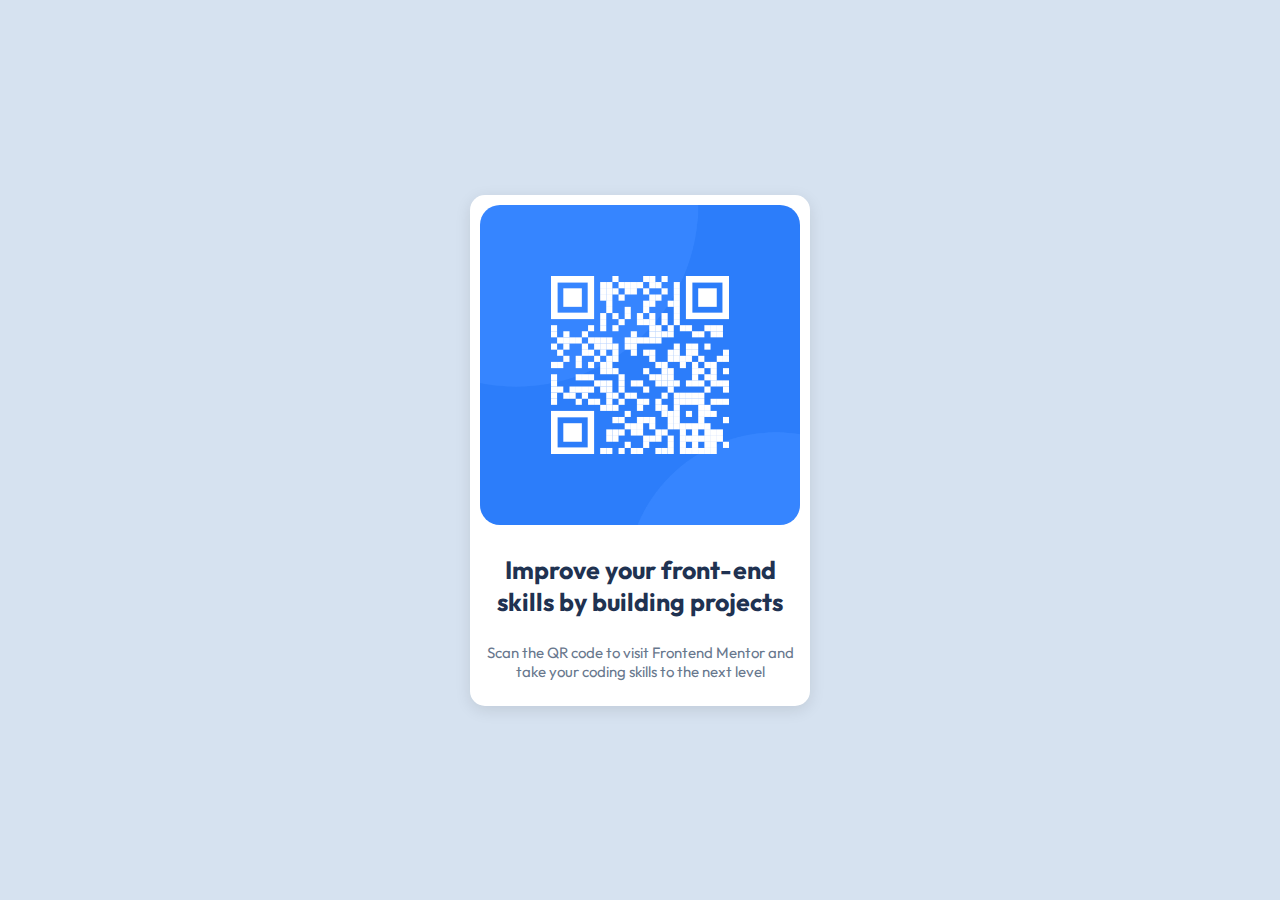
<file: qr-code-component-main/index.html>
<!DOCTYPE html>
<html lang="en">
<head>
  <meta charset="UTF-8">
  <meta name="viewport" content="width=device-width, initial-scale=1.0"> <!-- displays site properly based on user's device -->

  <link rel="icon" type="image/png" sizes="32x32" href="./images/favicon-32x32.png">
  <link rel="preconnect" href="https://fonts.googleapis.com">
  <link rel="preconnect" href="https://fonts.gstatic.com" crossorigin>
  <link href="https://fonts.googleapis.com/css2?family=Libre+Baskerville:ital,wght@0,400;0,700;1,400&family=Outfit:wght@100..900&display=swap" rel="stylesheet">

  <title>Frontend Mentor | QR code component</title>

  <style>
    body{
      font-family: "Outfit", sans-serif;
      font-size: 15px;
      text-align: center;
      background-color: hsl(212, 45%, 89%);
      display: flex;
      min-height: 100vh;
      margin: 0;
      justify-content: center;
      align-items: center;

    }
    .qr-info{
      width: 320px;
      background-color: hsl(0, 0%, 100%);
      border-radius: 15px;
      padding: 10px;
      box-shadow: 0 4px 16px rgba(0,0,0,0.10);
    }
    .qr-image{
      height: auto;
      width: 100%;
      border-radius: 20px;
    }
    .light{
      font-weight: 400;
      color: hsl(216, 15%, 48%);
    }
    .bold{
      font-size: 25px;
      font-weight: 700;
      color: hsl(218, 44%, 22%);
    }

  </style>
</head>
<body>
  <div class="qr-info">
    <img class="qr-image" src="./images/image-qr-code.png" alt="qr-code">
    <p class="bold"> Improve your front-end skills by building projects </p>
    <p class="light"> Scan the QR code to visit Frontend Mentor and take your coding skills to the next level </p>    
  </div>

</body>
</html>
</file>
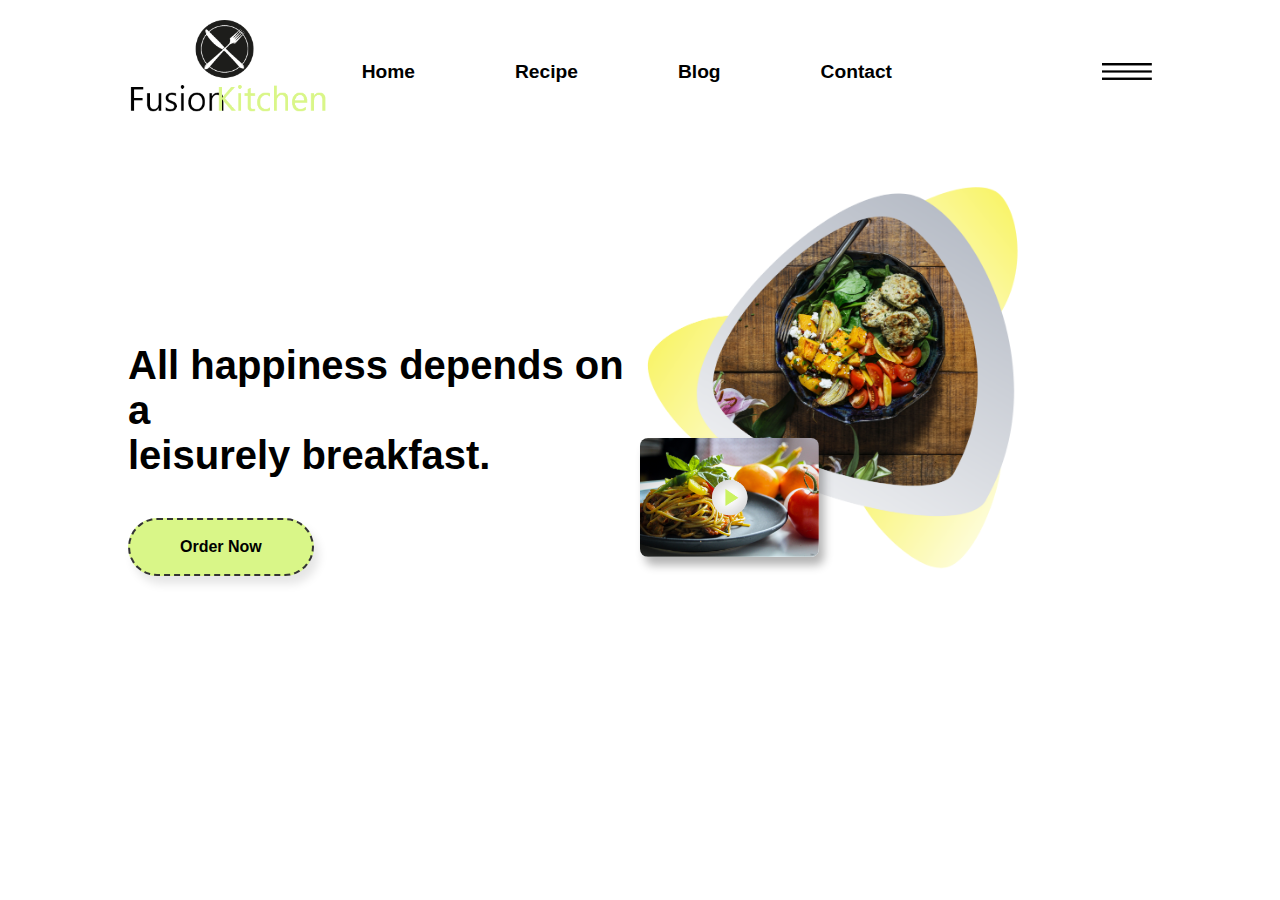
<file: Website Header Section with Animated Hover Effect/index.html>
<!DOCTYPE html>
<html lang="en">
<head>
    <meta charset="UTF-8">
    <meta name="viewport" content="width=device-width, initial-scale=1.0">
    <link rel="stylesheet" href="style.css">
    <title>Hover Effect</title>
</head>
<body>
    <header class="hero-section">
        <nav>
            <a href="index.html">
                <img src="./images/logo.png" alt="logo" class="logo">
            </a>
            <ul> <!--nav bar is actually a list-->
                <li><a href="#">Home</a></li>
                <li><a href="#">Recipe</a></li>
                <li><a href="#">Blog</a></li>
                <li><a href="#">Contact</a></li>
            </ul>
            <img src="./images/menu.png" alt="menu icon" class="menu-img">
        </nav>
    </header>

    <main>
        <div class="row">
            <div class="col">
                <h1>All happiness depends on a <br>leisurely breakfast.</h1>
                <a href="#">Order Now</a>

            </div>
            <div class="col">
                <img src="./images/pic1.png" alt="food photo" class="feature-img">
                <img src="./images/pic2.png" alt="thumbnail photo" class="thumbnail-img">
            </div>

        </div>
    </main>
</body>
</html>
</file>
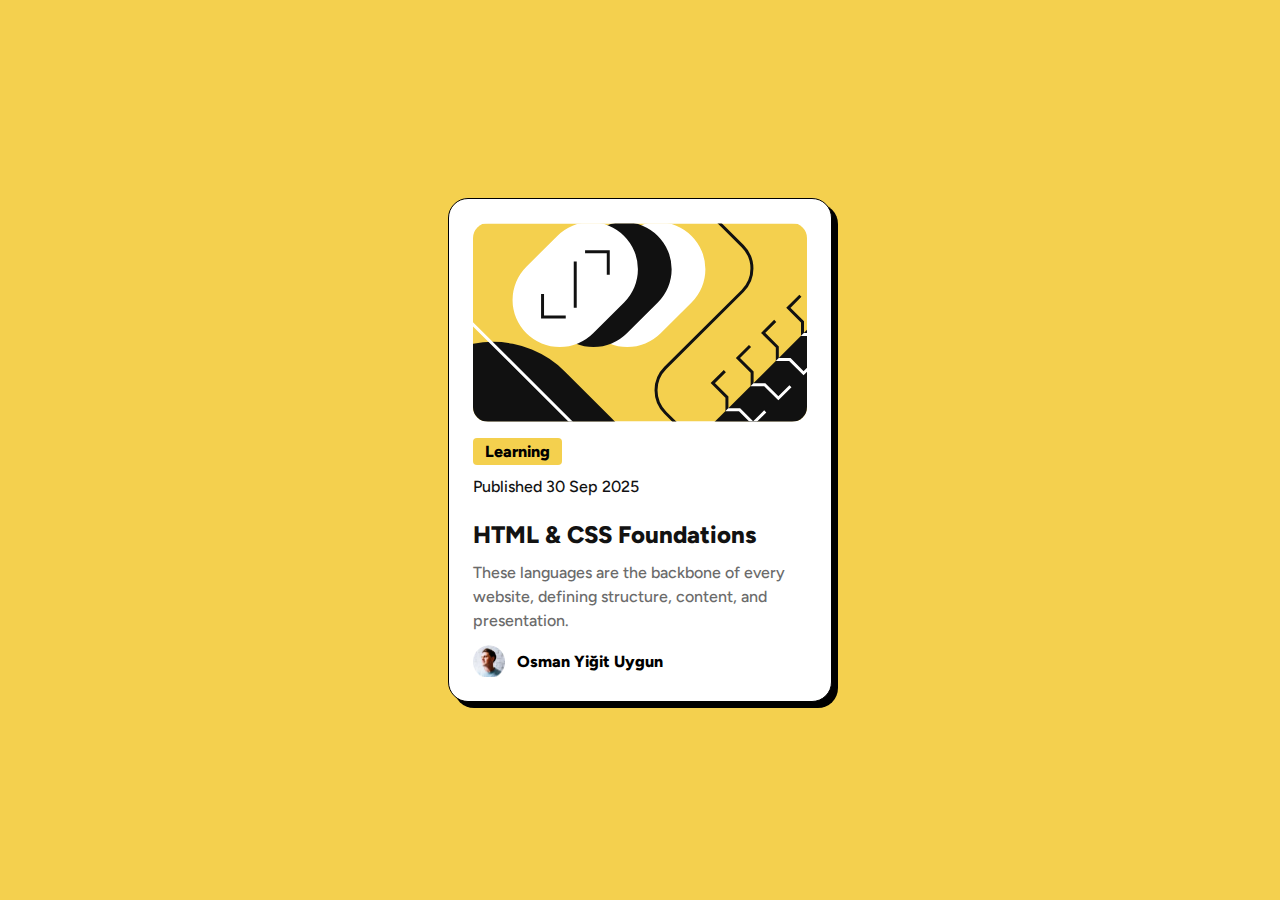
<file: blog-preview-card-main/blog-preview-card-main/index.html>
<!DOCTYPE html>
<html lang="en">
<head>
  <meta charset="UTF-8">
  <meta name="viewport" content="width=device-width, initial-scale=1.0"> <!-- displays site properly based on user's device -->

  <link rel="icon" type="image/png" sizes="32x32" href="./assets/images/favicon-32x32.png">
  <link rel="preconnect" href="https://fonts.googleapis.com">
  <link rel="preconnect" href="https://fonts.gstatic.com" crossorigin>
  <link href="https://fonts.googleapis.com/css2?family=Figtree:ital,wght@0,300..900;1,300..900&display=swap" rel="stylesheet">
  <link href="styles.css" rel="stylesheet">
  <title>Frontend Mentor | Blog preview card</title>

</head>
<body>
  <div class="main">
    <div class="blog-card">
      <img src="./assets/images/illustration-article.svg" alt="course photo" class="course-photo">

      <div class="category">
        <p>Learning</p>
      </div>
      
      <p class="publish-date">Published 30 Sep 2025</p>
      <div class="description-section">
        <h3 class="title">HTML & CSS Foundations</h3>
        <p class="description">These languages are the backbone of every website, defining structure, content, and presentation.</p>
      </div>
      <div class="author-section">
        <img src="./assets/images/image-avatar.webp" alt="Author Avatar" class="author-avatar">
        <p class="author">Osman Yiğit Uygun</p>
      </div>
    </div>
  </div>

</body>
</html>
</file>
<file: blog-preview-card-main/blog-preview-card-main/styles.css>
* {
    margin: 0;
    padding: 0;
    box-sizing: border-box; /*box-sizing controls how the browser calculates the total width and height of an element*/
}

body{
    font-family: "Figtree", sans-serif;
    font-optical-sizing: auto;
    font-style: normal;
    background-color: hsl(47, 88%, 63%);
    margin: 0; /* Add this to remove default body margin */
    padding: 0; /* Optional: remove default padding too */
}

p {
    font-size: 16px;
}


.main{
    display: flex;
    justify-content: center;
    min-height: 100vh;
    align-items: center;    
}

.blog-card{
    background-color: hsl(0, 0%, 100%); /* white */
    border-radius: 20px;
    box-shadow: 6px 6px 0px #000000;
    border: 1px solid black;
    max-width: 384px;
    padding: 24px;
    transition: box-shadow 0.3s ease;
}

.blog-card:hover{
    box-shadow: 1rem 1rem 0px #000;
}

.blog-card .course-photo{ /* or simpler: .course-photo*/
    width: 100%; /* Responsive! - adapts to container size */
    height: auto; /* Maintains aspect ratio */
    object-fit: cover;
    border-radius: 15px;
}

.category p{
    display: inline-block;
    color: black; /* text color */
    font-weight: 800;
    background-color: hsl(47, 88%, 63%);
    padding: 4px 12px; /* top and bottom | left and right */
    border-radius: 4px;
    margin-top: 12px;
    margin-bottom: 12px ;
    max-width: 100px;
}

.publish-date{
    color: hsl(0, 0%, 7%);
    font-weight: 500;
}

.description-section{
    margin-top: 1.5rem
}

.title{
    color: hsl(0, 0%, 7%);
    font-weight: 800;
    font-size: 1.5rem;
    cursor: pointer;
    transition: color 0.3s ease;
    margin-bottom: 0.75rem;
}

.title:hover{
    color: hsl(47, 88%, 63%);
}


.description{
    color: hsl(0, 0%, 42%);
    font-size: 1rem;
    font-weight: 500;
    line-height: 1.5;
}

.author-section{
    display: flex;
    align-items: center;
    gap: 0.75rem;
    margin-top: 0.75rem;
}

.author-avatar{
    width: 2rem;
    height: 2rem;
    object-fit: cover;
}

.author{
    font-weight: 800;
}

/* Responsive design */
@media (max-width: 30rem) {
  .blog-card {
    padding: 1.25rem;
    margin: 1.25rem;
  }
  
  .title {
    font-size: 1.25rem;
  }
  
  .description {
    font-size: 0.875rem;
  }
}
</file>
<file: Website Header Section with Animated Hover Effect/style.css>
* {
    margin: 0;
    padding: 0;
    box-sizing: border-box;
    font-family: 'Poppins', sans-serif;
} /* css resetting */

.hero-section {
    padding: 20px 10%;
}

nav {
    display: flex;
    align-items: center;
    justify-content: space-between;
}

nav .logo {
    width: 200px;
    cursor: pointer;
}

nav .menu-img {
    width: 50px;
    cursor: pointer;
}

nav ul {
    display: flex;
    list-style: none;
    gap: 80px;
    margin-left: auto; /* pushes the element as far to the right as possible by taking up all available space on the left. */
    margin-right: 200px;
}
/*
Other uses of auto:

margin: 0 auto; centers a block element horizontally.
width: auto; makes an element's width fit its content.
height: auto; makes height adjust to content (like for responsive images).

*/

nav ul li a {
    text-decoration: none;
    color: black;
    font-weight: bold;
    position: relative;
    padding: 10px;
    font-size: 1.2rem;
}

nav ul li a::before {
    content: '';
    position: absolute; /* is not in normal flow */
    z-index: -1;
    background-color: #d9f688;
    height: 0px;
    width: 100%;
    bottom: -5px;
    left: 0;
    border-bottom-left-radius: 8px;
    border-bottom-right-radius: 8px;
    transition: height 0.5s;
}

nav ul li a:hover::before {
    height: 100px;
}

.row {
    display: flex;
    flex-wrap: wrap;
    padding: 20px 10%; /* Match the hero-section padding for alignment */
}

.col {
    flex-basis: 50%;
    position: relative;
}

.feature-img {
    width: 80%;
    margin-top: 10px;
}

.thumbnail-img {
    width: 35%;
    position: absolute;
    bottom: 30px;
    left: 0;
    border-radius: 8px;
    box-shadow: 5px 8px 10px rgba(0, 0, 0, 0.3);
}

.col h1 {
    margin-top: 180px;
    font-size: 2.5rem;
    font-weight: bold;
}

.col a {
    display: inline-block; /* Needed for padding/margins to work properly */
    text-decoration: none;
    padding: 18px 50px;
    margin-top: 40px;
    background-color: #d9f688;
    border-radius: 30px;
    border: 2px dashed #333;
    color: black;
    font-weight: bold;
    transition: background-color 0.3s;
    box-shadow: 5px 8px 10px rgba(0, 0, 0, 0.1);
}

.col a:hover {
    background-color: #c9e578;
}

.col a:active {
    border-style: solid;
}

@media (max-width: 768px) {
    nav ul {
        display: none; /* Or create a mobile menu */
    }
    
    .col {
        flex-basis: 100%; /* Stack columns on mobile */
    }
    
    .col h1 {
        font-size: 1.8rem;
        margin-top: 50px;
    }
}
</file>
